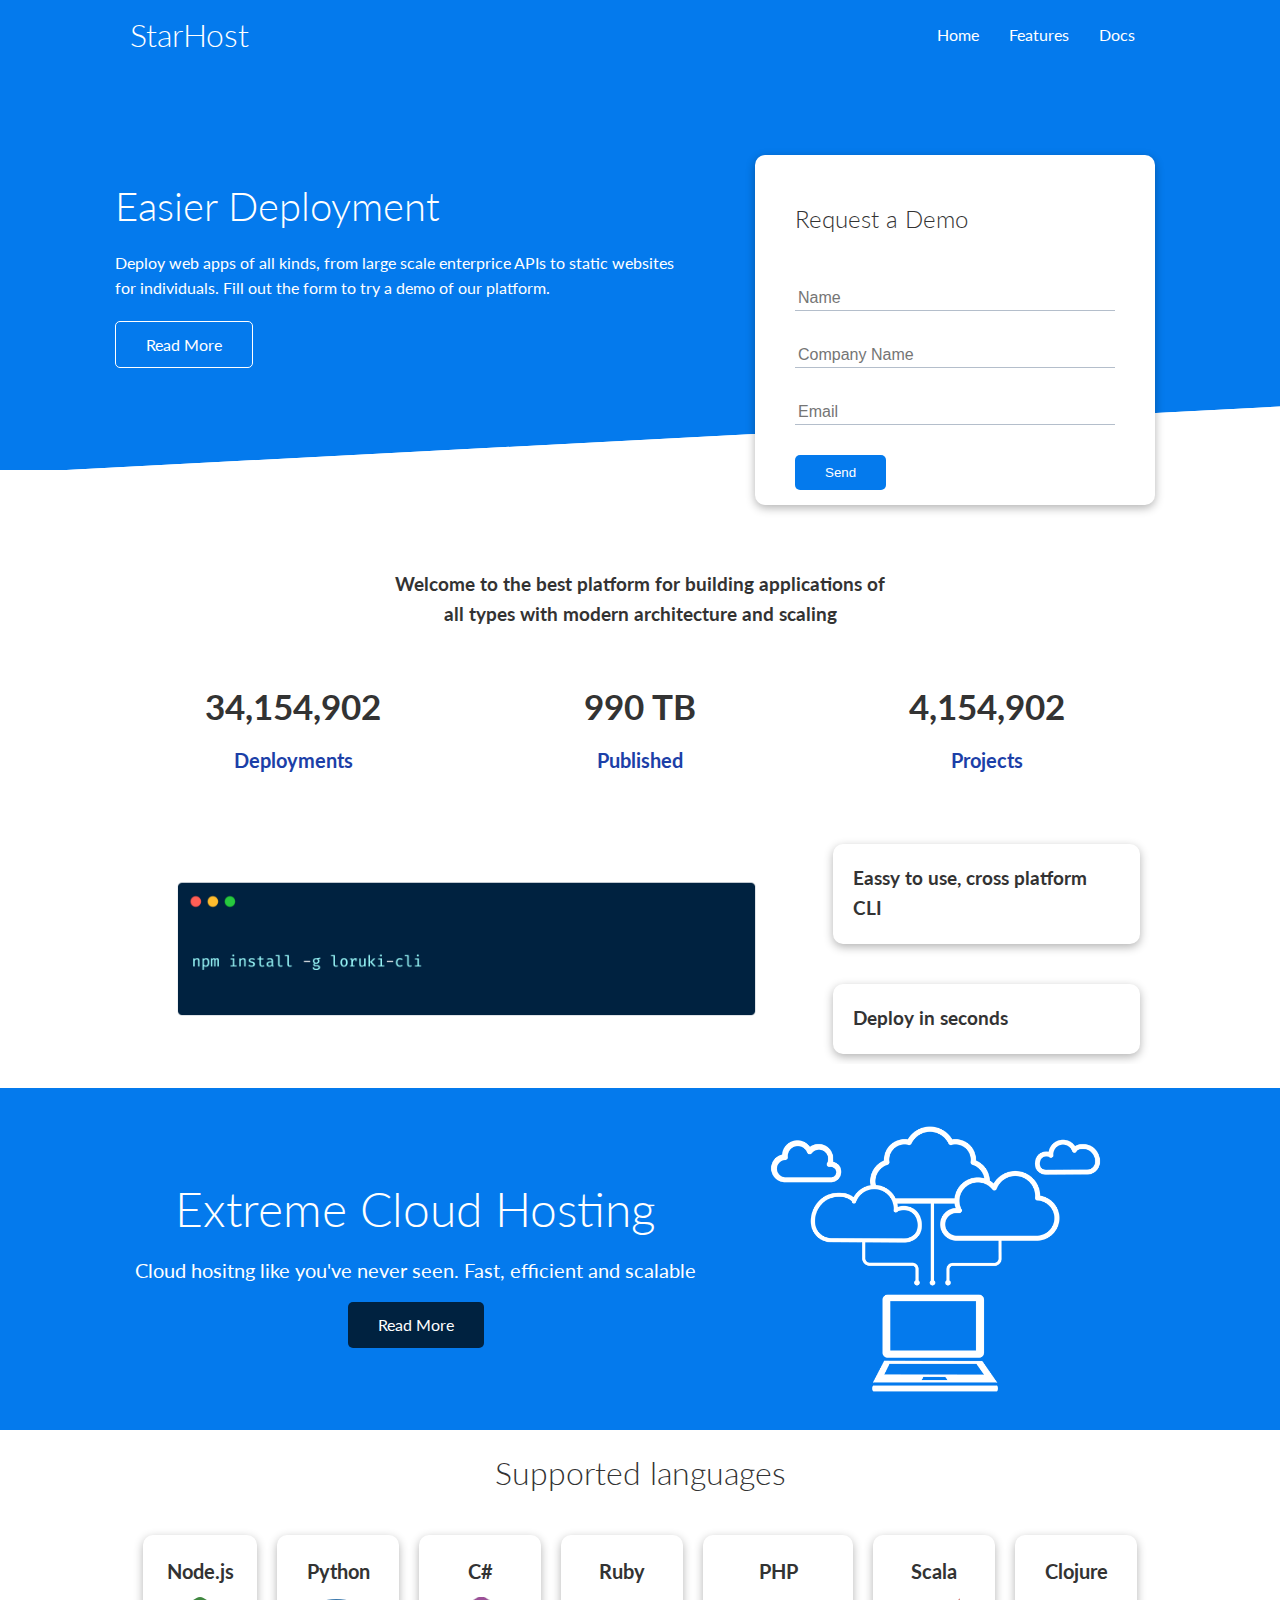
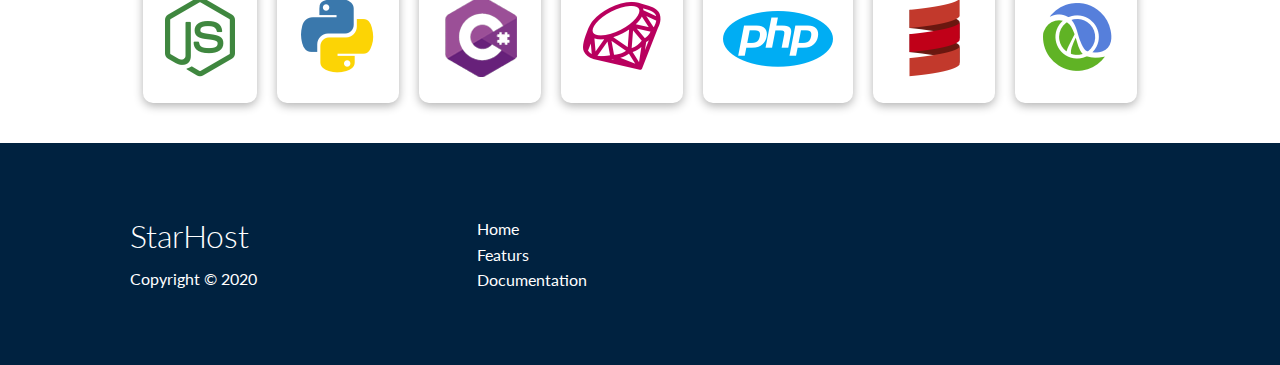
<file: index.html>
<!DOCTYPE html>
<html lang="en">
<head>
    <meta charset="UTF-8">
    <meta name="viewport" content="width=device-width, initial-scale=1.0">
    <link rel="stylesheet" href="https://cdnjs.cloudflare.com/ajax/libs/font-awesome/5.15.1/css/all.min.css" integrity="sha512-+4zCK9k+qNFUR5X+cKL9EIR+ZOhtIloNl9GIKS57V1MyNsYpYcUrUeQc9vNfzsWfV28IaLL3i96P9sdNyeRssA==" crossorigin="anonymous" />
    <link rel="stylesheet" href="css/utilities.css">
    <link rel="stylesheet" href="css/style.css">
    <title>StarHosting | best hosting for everyone</title>
</head>
<body>
    <!-- Navbar -->
    <div class="navbar">
        <div class="container flex">
            <h1 class="logo">StarHost</h1>
            <nav>
                <ul>
                    <li><a href="index.html">Home</a></li>
                    <li><a href="features.html">Features</a></li>
                    <li><a href="docs.html">Docs</a></li>
                </ul>
            </nav>
        </div>
    </div>
    <!-- Showcase -->
    <section class="showcase">
        <div class="container grid">
            <div class="showcase-text">
                <h1>Easier Deployment</h1>
                <p>Deploy web apps of all kinds, from large scale enterprice APIs to static websites for individuals.
                    Fill out the form to try a demo of our platform.</p>
                <a href="features.html" class="btn btn-outline">Read More</a>
            </div>
            <div class="showcase-form card">
                <h2>Request a Demo</h2>
                <form name="contact" method="POST" netlify-honeypot="bot-field" data-netlify="true">
                    <input type="hidden" name="form-name" value="contact">
                    <p class="hidden">
                        <label>Don’t fill this out if you’re human: <input name="bot-field" /></label>
                      </p>
                    <div class="form-control">
                        <input type="text" name="name" placeholder="Name" required>
                    </div>
                    <div class="form-control">
                        <input type="text" name="company" placeholder="Company Name" required>
                    </div>
                    <div class="form-control">
                        <input type="email" name="email" placeholder="Email" required>
                    </div>
                    <input type="submit" value="Send" class="btn btn-primary">
                </form>
            </div>
        </div>
    </section>

    <!-- Stats -->
    <section class="stats">
        <div class="container">
            <h3 class="stats-heading text-center my-1">
                Welcome to the best platform for building applications of all types with modern architecture and scaling
            </h3>
            <div class="grid grid-3 text-center my-4">
                <div>
                    <i class="fas fa-server fa-3x"></i>
                    <h3>34,154,902</h3>
                    <p class="text-secondary">Deployments</p>
                </div>
                <div>
                    <i class="fas fa-upload fa-3x"></i>
                    <h3>990 TB</h3>
                    <p class="text-secondary">Published</p>
                </div>
                <div>
                    <i class="fas fa-project-diagram fa-3x"></i>
                    <h3>4,154,902</h3>
                    <p class="text-secondary">Projects</p>
                </div>
            </div>
        </div>
    </section>

    <!-- CLI -->
    <section class="cli">
        <div class="container grid">
            <img src="images/cli.png" alt="cli">
            <div class="card">
                <h3>Eassy to use, cross platform CLI</h3>
            </div>
            <div class="card">
                <h3>Deploy in seconds</h3>
            </div>
        </div>
    </section>

    <!-- Cloud -->
    <section class="cloud bg-primary my-2 py-2">
        <div class="container grid">
            <div class="text-center">
                <h2 class="lg">Extreme Cloud Hosting</h2>
                <p class="lead my-1">Cloud hositng like you've never seen. Fast, efficient and scalable</p>
                <a href="features.html" class="btn btn-dark">Read More</a>
            </div>
            <img src="images/cloud.png" alt="cloud image">
        </div>
    </section>

    <!-- languages -->
    <section class="languages">
        <h2 class="md text-center my-2">Supported languages</h2>
        <div class="container flex">
            <div class="card">
                <h4>Node.js</h4>
                <img src="images/logos/node.png" alt="">
            </div>
            <div class="card">
                <h4>Python</h4>
                <img src="images/logos/python.png" alt="">
            </div>
            <div class="card">
                <h4>C#</h4>
                <img src="images/logos/csharp.png" alt="">
            </div>
            <div class="card">
                <h4>Ruby</h4>
                <img src="images/logos/ruby.png" alt="">
            </div>
            <div class="card">
                <h4>PHP</h4>
                <img src="images/logos/php.png" alt="">
            </div>
            <div class="card">
                <h4>Scala</h4>
                <img src="images/logos/scala.png" alt="">
            </div>
            <div class="card">
                <h4>Clojure</h4>
                <img src="images/logos/clojure.png" alt="">
            </div>
        </div>
    </section>

    <!-- footer -->
    <footer class="footer bg-dark py-5">
        <div class="container grid grid-3">
            <div>
                <h1>StarHost</h1>
                <p>Copyright &copy; 2020</p>
            </div>
            <nav>
                <ul>
                    <li><a href="index.html">Home</a></li>
                    <li><a href="features.html">Featurs</a></li>
                    <li><a href="docs.html">Documentation</a></li>
                </ul>
            </nav>
            <div class="social">
                <a href="#"><i class="fab fa-github fa-2x"></i></a>
                <a href="#"><i class="fab fa-telegram fa-2x"></i></a>
                <a href="#"><i class="fab fa-instagram fa-2x"></i></a>
                <a href="#"><i class="fab fa-facebook fa-2x"></i></a>
            </div>
        </div>
    </footer>
</body>
</html>
</file>
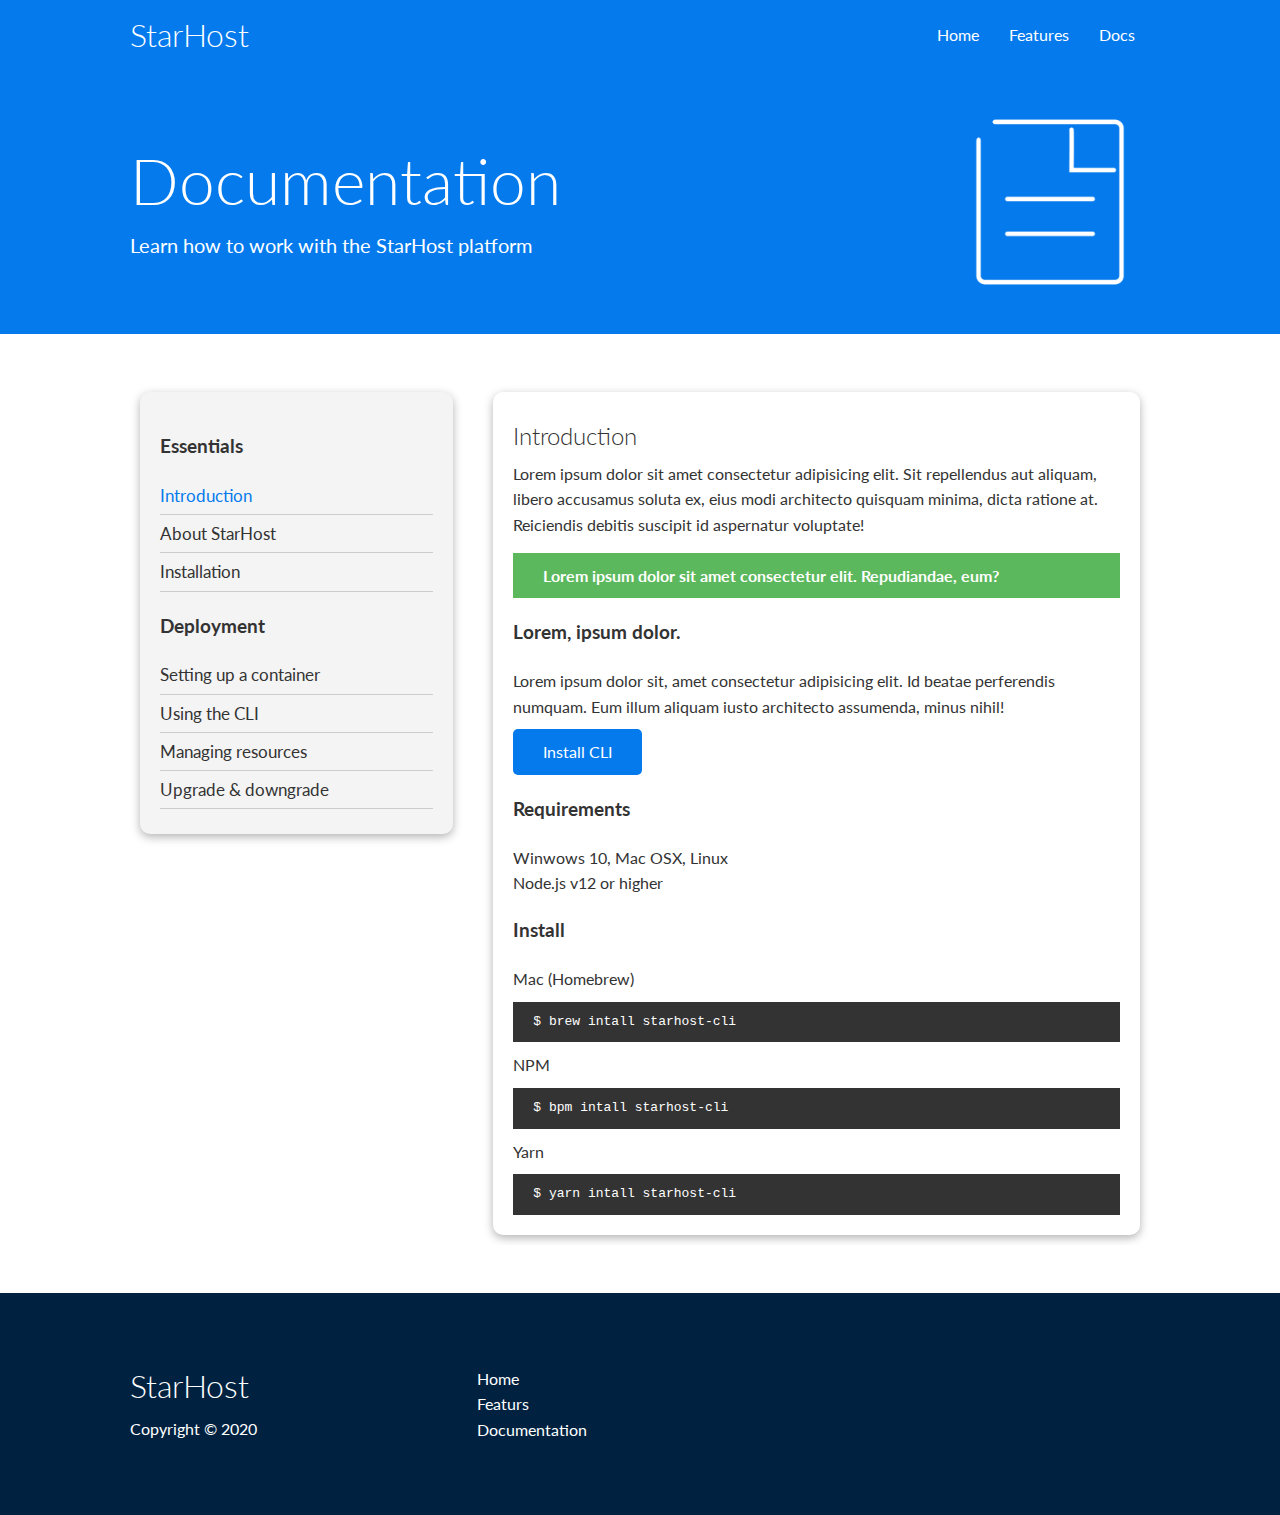
<file: docs.html>
<!DOCTYPE html>
<html lang="en">
<head>
    <meta charset="UTF-8">
    <meta name="viewport" content="width=device-width, initial-scale=1.0">
    <link rel="stylesheet" href="https://cdnjs.cloudflare.com/ajax/libs/font-awesome/5.15.1/css/all.min.css" integrity="sha512-+4zCK9k+qNFUR5X+cKL9EIR+ZOhtIloNl9GIKS57V1MyNsYpYcUrUeQc9vNfzsWfV28IaLL3i96P9sdNyeRssA==" crossorigin="anonymous" />
    <link rel="stylesheet" href="css/utilities.css">
    <link rel="stylesheet" href="css/style.css">
    <title>StarHosting | best hosting for everyone</title>
</head>
<body>
    <!-- Navbar -->
    <div class="navbar">
        <div class="container flex">
            <h1 class="logo">StarHost</h1>
            <nav>
                <ul>
                    <li><a href="index.html">Home</a></li>
                    <li><a href="features.html">Features</a></li>
                    <li><a href="docs.html">Docs</a></li>
                </ul>
            </nav>
        </div>
    </div>
    
    <!-- head -->
    <section class="docs-head bg-primary py-3">
        <div class="container grid">
            <div>
                <h1 class="xl">Documentation</h1>
                <p class="lead">Learn how to work with the StarHost platform</p>
            </div>
            <img src="images/docs.png" alt="">
        </div>
    </section>

    <!-- Docs main -->
    <section class="docs-main my-4">
        <div class="container grid">
            <div class="card bg-light">
                <h3 class="my-2">Essentials</h3>
                <nav>
                    <ul>
                        <li><a class="text-primary" href="#">Introduction</a></li>
                        <li><a href="#">About StarHost</a></li>
                        <li><a href="#">Installation</a></li>
                    </ul>
                </nav>
                <h3 class="my-2">Deployment</h3>
                <nav>
                    <ul>
                        <li><a href="#">Setting up a container</a></li>
                        <li><a href="#">Using the CLI</a></li>
                        <li><a href="#">Managing resources</a></li>
                        <li><a href="#">Upgrade & downgrade</a></li>
                    </ul>
                </nav>
            </div>
            <div class="card">
                <h2>Introduction</h2>
                <p>Lorem ipsum dolor sit amet consectetur adipisicing elit. Sit repellendus aut aliquam, libero accusamus soluta ex, eius modi architecto quisquam minima, dicta ratione at. Reiciendis debitis suscipit id aspernatur voluptate!</p>
                <div class="alert alert-success">
                    <i class="fas fa-info"></i>Lorem ipsum dolor sit amet consectetur elit. Repudiandae, eum?
                </div>
                <h3>Lorem, ipsum dolor.</h3>
                <p>Lorem ipsum dolor sit, amet consectetur adipisicing elit. Id beatae perferendis numquam. Eum illum aliquam iusto architecto assumenda, minus nihil!</p>
                <a href="#" class="btn btn-primary">Install CLI</a>
                <h3>Requirements</h3>
                <ul>
                    <li>Winwows 10, Mac OSX, Linux</li>
                    <li>Node.js v12 or higher</li>
                </ul>
                <h3>Install</h3>
                <p>Mac (Homebrew)</p>
                <pre><code>$ brew intall starhost-cli</code></pre>
                <p>NPM</p>
                <pre><code>$ bpm intall starhost-cli</code></pre>
                <p>Yarn</p>
                <pre><code>$ yarn intall starhost-cli</code></pre>
            </div>
        </div>
    </section>

    <!-- footer -->
    <footer class="footer bg-dark py-5">
        <div class="container grid grid-3">
            <div>
                <h1>StarHost</h1>
                <p>Copyright &copy; 2020</p>
            </div>
            <nav>
                <ul>
                    <li><a href="index.html">Home</a></li>
                    <li><a href="features.html">Featurs</a></li>
                    <li><a href="docs.html">Documentation</a></li>
                </ul>
            </nav>
            <div class="social">
                <a href="#"><i class="fab fa-github fa-2x"></i></a>
                <a href="#"><i class="fab fa-telegram fa-2x"></i></a>
                <a href="#"><i class="fab fa-instagram fa-2x"></i></a>
                <a href="#"><i class="fab fa-facebook fa-2x"></i></a>
            </div>
        </div>
    </footer>
</body>
</html>
</file>
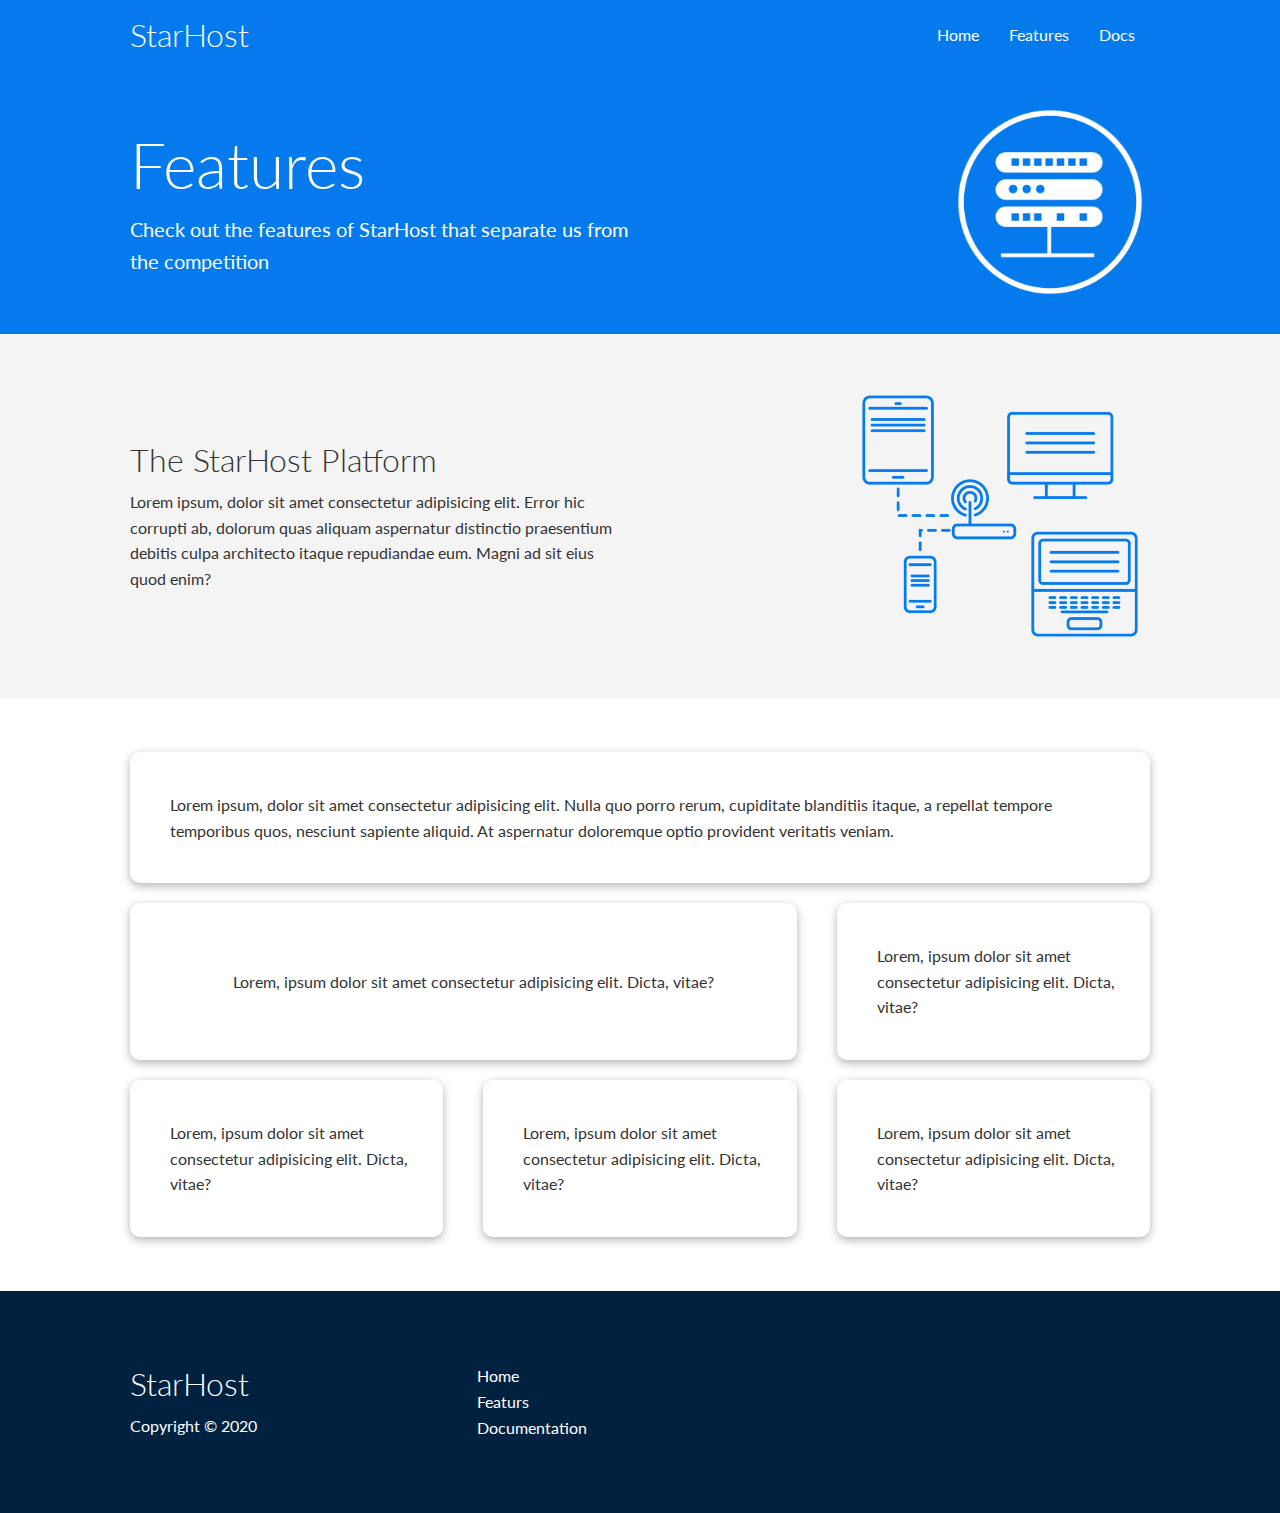
<file: features.html>
<!DOCTYPE html>
<html lang="en">
<head>
    <meta charset="UTF-8">
    <meta name="viewport" content="width=device-width, initial-scale=1.0">
    <link rel="stylesheet" href="https://cdnjs.cloudflare.com/ajax/libs/font-awesome/5.15.1/css/all.min.css" integrity="sha512-+4zCK9k+qNFUR5X+cKL9EIR+ZOhtIloNl9GIKS57V1MyNsYpYcUrUeQc9vNfzsWfV28IaLL3i96P9sdNyeRssA==" crossorigin="anonymous" />
    <link rel="stylesheet" href="css/utilities.css">
    <link rel="stylesheet" href="css/style.css">
    <title>StarHosting | best hosting for everyone</title>
</head>
<body>
    <!-- Navbar -->
    <div class="navbar">
        <div class="container flex">
            <h1 class="logo">StarHost</h1>
            <nav>
                <ul>
                    <li><a href="index.html">Home</a></li>
                    <li><a href="features.html">Features</a></li>
                    <li><a href="docs.html">Docs</a></li>
                </ul>
            </nav>
        </div>
    </div>
    
    <!-- head -->
    <section class="features-head bg-primary py-3">
        <div class="container grid">
            <div>
                <h1 class="xl">Features</h1>
                <p class="lead">Check out the features of StarHost that separate us from the competition</p>
            </div>
            <img src="images/server.png" alt="">
        </div>
    </section>

    <!-- sub head -->
    <section class="features-sub-head bg-light py-3">
        <div class="container grid">
            <div>
                <h1 class="md">The StarHost Platform</h1>
                <p>Lorem ipsum, dolor sit amet consectetur adipisicing elit. Error hic corrupti ab, dolorum quas aliquam aspernatur distinctio praesentium debitis culpa architecto itaque repudiandae eum. Magni ad sit eius quod enim?</p>
            </div>
            <img src="images/server2.png" alt="">
        </div>
    </section>

    <!-- main -->
    <section class="features-main my-2">
        <div class="container grid grid-3">
            <div class="card flex">
                <i class="fas fa-server fa-3x"></i>
                <p>Lorem ipsum, dolor sit amet consectetur adipisicing elit. Nulla quo porro rerum, cupiditate blanditiis itaque, a repellat tempore temporibus quos, nesciunt sapiente aliquid. At aspernatur doloremque optio provident veritatis veniam.</p>
            </div>
            <div class="card flex">
                <i class="fas fa-network-wired fa-3x"></i>
                <p>Lorem, ipsum dolor sit amet consectetur adipisicing elit. Dicta, vitae?</p>
            </div>
            <div class="card flex">
                <i class="fas fa-laptop-code fa-3x"></i>
                <p>Lorem, ipsum dolor sit amet consectetur adipisicing elit. Dicta, vitae?</p>
            </div>
            <div class="card flex">
                <i class="fas fa-database fa-3x"></i>
                <p>Lorem, ipsum dolor sit amet consectetur adipisicing elit. Dicta, vitae?</p>
            </div>
            <div class="card flex">
                <i class="fas fa-power-off fa-3x"></i>
                <p>Lorem, ipsum dolor sit amet consectetur adipisicing elit. Dicta, vitae?</p>
            </div>
            <div class="card flex">
                <i class="fas fa-upload fa-3x"></i>
                <p>Lorem, ipsum dolor sit amet consectetur adipisicing elit. Dicta, vitae?</p>
            </div>
        </div>
    </section>

    <!-- footer -->
    <footer class="footer bg-dark py-5">
        <div class="container grid grid-3">
            <div>
                <h1>StarHost</h1>
                <p>Copyright &copy; 2020</p>
            </div>
            <nav>
                <ul>
                    <li><a href="index.html">Home</a></li>
                    <li><a href="features.html">Featurs</a></li>
                    <li><a href="docs.html">Documentation</a></li>
                </ul>
            </nav>
            <div class="social">
                <a href="#"><i class="fab fa-github fa-2x"></i></a>
                <a href="#"><i class="fab fa-telegram fa-2x"></i></a>
                <a href="#"><i class="fab fa-instagram fa-2x"></i></a>
                <a href="#"><i class="fab fa-facebook fa-2x"></i></a>
            </div>
        </div>
    </footer>
</body>
</html>
</file>
<file: css/utilities.css>
.container {
    max-width: 1100px;
    margin: 0 auto;
    overflow: auto;
    padding: 0 40px;
}

.card {
    background-color: #fff;
    color: #333;
    border-radius: 10px;
    box-shadow: 0 3px 10px rgba(0, 0, 0, 0.3);
    padding: 20px;
    margin: 10px;
}

.btn {
    display: inline-block;
    padding: 10px 30px;
    cursor: pointer;
    background: var(--primary-color);
    color: #fff;
    border: none;
    border-radius: 5px;
}

.btn-outline {
    background-color: transparent;
    border: 1px #fff solid;
}

.btn:hover {
    transform: scale(0.97);
}

/* backgrounds & colored buttons */
.bg-primary, .btn-primary {
    background-color: var(--primary-color);
    color: #fff;
}

.bg-secondary, .btn-secondary {
    background-color: var(--secondary-color);
    color: #fff;
}

.bg-dark, .btn-dark {
    background-color: var(--dark-color);
    color: #fff;
}

.bg-light, .btn-light {
    background-color: var(--light-color);
    color: #333;
}

.bg-primary a, .btn-primary a,
.bg-secondary a, .btn-secondary a,
.bg-dark a, .btn-dark a {
    color: #fff;
}

/* Text colors */
.text-primary {
    color: var(--primary-color);
}

.text-secondary {
    color: var(--secondary-color);
}

.text-dark {
    color: var(--dark-color);
}

.text-light {
    color: var(--light-color);
}

/* Text sizes */
.lead {
    font-size: 20px;
}

.sm {
    font-size: 1rem;
}

.md {
    font-size: 2rem;
}

.lg {
    font-size: 3rem;
}

.xl {
    font-size: 4rem;
}

.text-center {
    text-align: center;
}

/* alert */
.alert {
    background-color: var(--light-color);
    padding: 10px 20px;
    font-weight: bold;
    margin: 15px 0;
}

.alert i {
    margin-right: 10px;
}

.alert-success {
    background-color: var(--success-color);
    color: #fff;
}

.alert-error {
    background-color: var(--error-color);
    color: #fff;
}

.flex {
    display: flex;
    justify-content: center;
    align-items: center;
    height: 100%;
}

.grid {
    display: grid;
    grid-template-columns: repeat(2, 1fr);
    gap: 20px;
    justify-content: center;
    align-items: center;
    height: 100%;
}

.grid-3 {
    grid-template-columns: repeat(3, 1fr);
}

/* Margins */
.my-1 {
    margin: 1rem 0;
}

.my-2 {
    margin: 1.5rem 0;
}

.my-3 {
    margin: 2rem 0;
}

.my-4 {
    margin: 3rem 0;
}

.my-5 {
    margin: 4rem 0;
}

.m-1 {
    margin: 1rem;
}

.m-2 {
    margin: 1.5rem;
}

.m-3 {
    margin: 2rem;
}

.m-4 {
    margin: 3rem;
}

.m-5 {
    margin: 4rem;
}

/* Padding */
.py-1 {
    padding: 1rem 0;
}

.py-2 {
    padding: 1.5rem 0;
}

.py-3 {
    padding: 2rem 0;
}

.py-4 {
    padding: 3rem 0;
}

.py-5 {
    padding: 4rem 0;
}

.p-1 {
    padding: 1rem;
}

.p-2 {
    padding: 1.5rem;
}

.p-3 {
    padding: 2rem;
}

.p-4 {
    padding: 3rem;
}

.p-5 {
    padding: 4rem;
}
</file>
<file: css/style.css>
@import url('https://fonts.googleapis.com/css2?family=Lato:wght@300&display=swap');

:root {
    --primary-color: #047aed;
    --secondary-color: #1c3fa8;
    --dark-color: #002240;
    --light-color: #f4f4f4;
    --success-color: #5cb85c;
    --error-color: #d9534f;
}

* {
    box-sizing: border-box;
    padding: 0;
    margin: 0;
}

body {
    font-family: 'Lato', sans-serif;
    color: #333;
    line-height: 1.6;
}

ul {
    list-style-type: none;
}

a {
    text-decoration: none;
    color: #333;
}

h1,
h2 {
    font-weight: 300;
    line-height: 1.2;
    margin: 10px 0;
}

p {
    margin: 10px 0;
}

img {
    width: 100%;
}

code, pre {
    background: #333;
    color: #fff;
    padding: 10px;
}

.hidden {
    visibility: hidden;
    height: 0;
}

/* Navbar */
.navbar {
    background-color: var(--primary-color);
    color: #fff;
    height: 70px;
}

.navbar ul {
    display: flex;
}

.navbar a {
    color: #fff;
    padding: 10px;
    margin: 0 5px;
}

.navbar a:hover {
    border-bottom: 2px #fff solid;
}

.navbar .flex {
    justify-content: space-between;
}

/* Showcase */
.showcase {
    height: 400px;
    background-color: var(--primary-color);
    color: #fff;
    position: relative;
}

.showcase h1 {
    font-size: 40px;
}

.showcase p {
    margin: 20px 0;
}

.showcase .grid {
    overflow: visible;
    grid-template-columns: 55% 45%;
    gap: 30px;
}

.showcase-text {
    animation: slideInFromLeft 1s ease-in;
}

.showcase-form {
    position: relative;
    top: 60px;
    height: 350px;
    width: 400px;
    padding: 40px;
    z-index: 100;
    justify-self: flex-end;
    animation: slideInFromRight 1s ease-in;
}

.showcase-form .form-control {
    margin: 30px 0;
}

.showcase-form input[type='text'],
.showcase-form input[type='email'] {
    border: 0;
    border-bottom: 1px solid #b4becb;
    width: 100%;
    padding: 3px;
    font-size: 16px;
}

.showcase-form input:focus {
    outline: none;
}

.showcase::before,
.showcase::after {
    content: '';
    position: absolute;
    height: 100px;
    bottom: -70px;
    right: 0;
    left: 0;
    background: #fff;
    transform: skewY(-3deg);
    -webkit-transform: skewY(-3deg);
    -moz-transform: skewY(-3deg);
    -ms-transform: skewY(-3deg);
}

/* Stats */
.stats {
    padding-top: 100px;
    animation: slideInFromBottom 1s ease-in;
}

.stats-heading {
    max-width: 500px;
    margin: auto;
}

.stats .grid h3 {
    font-size: 35px;
}

.stats .grid p {
    font-size: 20px;
    font-weight: bold;
}

/* CLI */
.cli .grid {
    grid-template-columns: repeat(3, 1fr);
    grid-template-rows: repeat(2.1fr);
}

.cli .grid > *:first-child {
    grid-column: 1 / span 2;
    grid-row: 1 / span 2;
}

/* Cloud */
.cloud .grid {
    grid-template-columns: 4fr 3fr;
}

/* languages */

.languages .flex {
    flex-wrap: wrap;
}

.languages .card {
    text-align: center;
    margin: 18px 10px 40px;
    transition: transform 0.2s ease-in;
}

.languages .card h4 {
    font-size: 20px;
    margin-bottom: 10px;
}

.languages .card:hover {
    transform: translateY(-15px);
}

/* features */
.features-head img,
.docs-head img {
    width: 200px;
    justify-self: flex-end;
}

.features-sub-head img {
    width: 300px;
    justify-self: flex-end;
}

.features-main .card >i {
    margin-right: 20px;
}

.features-main .grid {
    padding: 30px;
}

.features-main .grid > *:first-child {
    grid-column: 1 / span 3;
}

.features-main .grid > *:nth-child(2) {
    grid-column: 1 / span 2;
}

/* Docs */
.docs-main h3 {
    margin: 20px 0;
}

.docs-main .grid {
    grid-template-columns: 1fr 2fr;
    align-items: flex-start;
}

.docs-main nav li {
    font-size: 17px;
    padding-bottom: 5px;
    margin-bottom: 5px;
    border-bottom: 1px #ccc solid;
}

.docs-main a:hover {
    font-weight: bold;
}

/* footer */
.footer .social a {
    margin: 0 10px;
}

/* animations */
@keyframes slideInFromLeft {
    0% {
        transform: translateX(-100%);
    }

    100% {
        transform: translateX(0);
    }
}

@keyframes slideInFromRight {
    0% {
        transform: translateX(100%);
    }

    100% {
        transform: translateX(0);
    }
}

@keyframes slideInFromTop {
    0% {
        transform: translateY(-100%);
    }

    100% {
        transform: translateY(0);
    }
}

@keyframes slideInFromBottom {
    0% {
        transform: translateY(100%);
    }

    100% {
        transform: translateY(0);
    }
}

/* tablets and under */
@media (max-width: 768px) {
    .grid,
    .showcase .grid,
    .stats .grid,
    .cli .grid,
    .cloud .grid,
    .features-main .grid,
    .docs-main .grid {
        grid-template-columns: 1fr;
        grid-template-rows: 1fr;
    }

    .showcase {
        height: auto;
    }

    .showcase-text {
        text-align: center;
        margin-top: 40px;
        animation: slideInFromTop 1s ease-in;
    }

    .showcase-form {
        justify-self: center;
        margin: auto;
        animation: slideInFromBottom 1s ease-in;
    }

    .cli .grid > *:first-child {
        grid-column: 1;
        grid-row: 1;
    }

    .features-head,
    .features-sub-head,
    .docs-head {
        text-align: center;
    }

    .features-head img,
    .features-sub-head img,
    .docs-head img {
        justify-self: center;
    }

    .features-main .grid > *:first-child,
    .features-main .grid > *:nth-child(2) {
        grid-column: 1;
    }
}

/* mobile */
@media (max-width: 500px) {
    .navbar {
        height: 110px;
    }

    .navbar .flex {
        flex-direction: column;
    }

    .navbar ul {
        padding: 10px;
        background-color: rgba(0, 0, 0, 0.1);
    }
}
</file>
